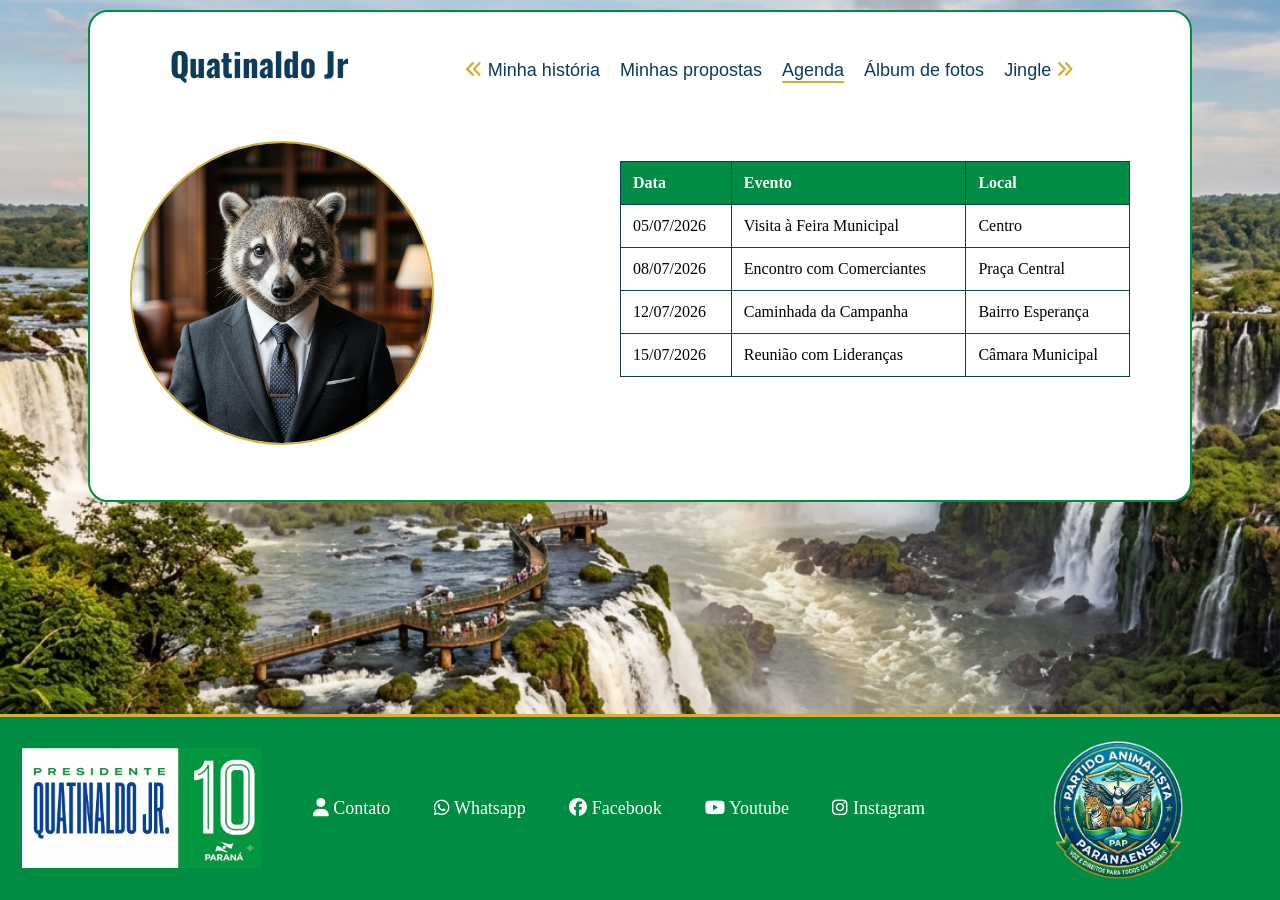
<file: agenda.html>
<!DOCTYPE html>
<html lang="pt">

<head>
    <meta charset="UTF-8">
    <meta name="viewport" content="width=device-width, initial-scale=1.0">
    <link rel="stylesheet" href="styles.css">
    <link rel="stylesheet" href="https://cdnjs.cloudflare.com/ajax/libs/font-awesome/6.5.0/css/all.min.css">
    <link rel="preconnect" href="https://fonts.googleapis.com">
    <link rel="preconnect" href="https://fonts.gstatic.com" crossorigin>
    <link
        href="https://fonts.googleapis.com/css2?family=Oswald:wght@200..700&family=Roboto+Mono:ital,wght@0,100..700;1,100..700&family=Unbounded:wght@200..900&display=swap"
        rel="stylesheet">
    <title>Agenda</title>
    <link rel="shortcut icon" href="imagens/11341462.png">

</head>
<style>
    table {
        width: 50%;
        border-collapse: collapse;
        margin-top: 20px;
        margin-left: 490px;
    }

    th,
    td {
        border: 1px solid #0B3C5D;
        padding: 12px;
        text-align: left;
    }

    th {
        background-color: #008C43;
        color: white;
    }

    tr:hover {
        background-color: rgba(212, 175, 55, 0.2);
    }
    
    footer {
        position: fixed;
    }
    
</style>

<body>
    <main class="main">
        <!-- informações do candidato -->
        <section class="infos">
            <h1>Quatinaldo Jr</h1>
        </section>
        <!-- fim informações -->

        <!-- menu da página -->
        <section>
            <nav>
                <ul>
                    <li><a href="historia.html"> <i class="fa-solid fa-angles-left"></i> Minha história</a></li>
                    <li><a href="propostas.html">Minhas propostas</a></li>
                    <li class="ativo"><a href="agenda.html">Agenda</a></li>
                    <li><a href="album.html">Álbum de fotos</a></li>
                    <li><a href="jingle.html">Jingle <i class="fa-solid fa-angles-right"></i> </a></li>
                </ul>
            </nav>
            <!-- fim menu -->
        </section>

        <!-- parte principal -->
        <section class="infoPrincipal">
            <img src="imagens/Gemini_Generated_Image_bntsbpbntsbpbnts.png" class="foto"></a>

            <table>
                <tr>
                    <th>Data</th>
                    <th>Evento</th>
                    <th>Local</th>
                </tr>

                <tr>
                    <td>05/07/2026</td>
                    <td>Visita à Feira Municipal</td>
                    <td>Centro</td>
                </tr>

                <tr>
                    <td>08/07/2026</td>
                    <td>Encontro com Comerciantes</td>
                    <td>Praça Central</td>
                </tr>

                <tr>
                    <td>12/07/2026</td>
                    <td>Caminhada da Campanha</td>
                    <td>Bairro Esperança</td>
                </tr>

                <tr>
                    <td>15/07/2026</td>
                    <td>Reunião com Lideranças</td>
                    <td>Câmara Municipal</td>
                </tr>
            </table>
            <!-- fim parte principal -->
        </section>
    </main>
    <!-- rodape -->
    <section>
        <footer>
            <img src="imagens/Gemini_Generated_Image_sv7t1usv7t1usv7t.png" class="slogan">
            <a href="contato.html" class="contato"><i class="fa-solid fa-user"></i> Contato</a>
            <a href="https://play.google.com/store/apps/details?id=com.whatsapp&hl=pt" target="_blank"
                class="whatsapp"><i class="fa-brands fa-whatsapp"></i> Whatsapp </a>
            <a href="https://www.facebook.com/login/?next=https%3A%2F%2Fwww.facebook.com%2F%3Flocale%3Des_LA"
                target="_blank" class="facebook"><i class="fa-brands fa-facebook"></i> Facebook </a>
            <a href="https://youtu.be/f8OxfzbnzCc?si=_4CNGs5Kr0-Hh-gk" target="_blank" class="youtube"><i
                    class="fa-brands fa-youtube"></i> Youtube </a>
            <a href="https://www.instagram.com/quati_oficial/" target="_blank" class="instagram"><i
                    class="fa-brands fa-instagram"></i></i> Instagram </a>
            <img src="imagens/Gemini_Generated_Image_jfjcbqjfjcbqjfjc-removebg-preview.png" height="150px"
                class="partido">

        </footer>
        <!-- fim rodape -->
    </section>
</body>

</html>
</file>
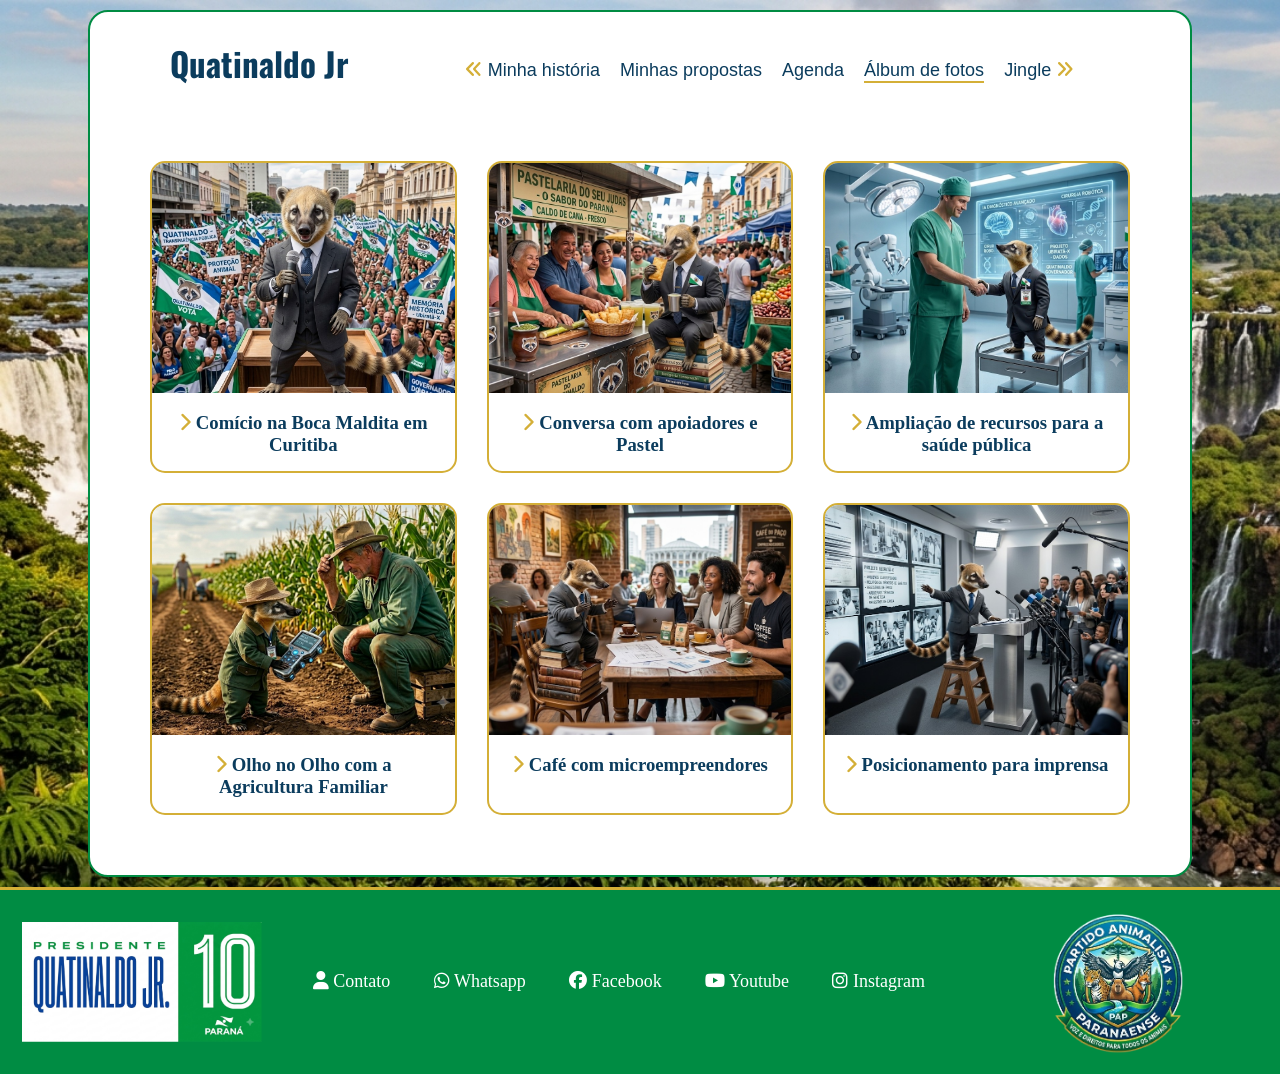
<file: album.html>
<!DOCTYPE html>
<html lang="pt">

<head>
    <meta charset="UTF-8">
    <meta name="viewport" content="width=device-width, initial-scale=1.0">
    <link rel="stylesheet" href="styles.css">
    <link rel="stylesheet" href="https://cdnjs.cloudflare.com/ajax/libs/font-awesome/6.5.0/css/all.min.css">
    <link rel="preconnect" href="https://fonts.googleapis.com">
    <link rel="preconnect" href="https://fonts.gstatic.com" crossorigin>
    <link
        href="https://fonts.googleapis.com/css2?family=Oswald:wght@200..700&family=Roboto+Mono:ital,wght@0,100..700;1,100..700&family=Unbounded:wght@200..900&display=swap"
        rel="stylesheet">
    <title>Álbum de fotos</title>
    <link rel="shortcut icon" href="imagens/11341462.png">
    <style>
        .galeria {
            display:grid;
            grid-template-columns:repeat(auto-fit,minmax(280px,1fr));
            gap:30px;
            padding:20px;
        }

        .foto-card {
            background:white;
            border:2px solid #D4AF37;
            border-radius:15px;
            overflow:hidden;
            transition:.3s;
            text-align:center;
        }

        .foto-card:hover {
            transform:scale(1.03);
        }

        .foto-card img {
            width:100%;
            height:230px;
            object-fit:cover;
        }

        .foto-card h3 {
            padding:15px;
            margin:0;
            color:#0B3C5D;
        }
    </style>
</head>

<body>
    <main class="main">
        <!-- informações do candidato -->
        <section class="infos">
            <a href="index.html"><h1>Quatinaldo Jr</h1></a>
        </section>
        <!-- fim informações -->

        <!-- menu da página -->
        <section>
            <nav>
                <ul>
                    <li><a href="historia.html"> <i class="fa-solid fa-angles-left"></i> Minha história</a></li>
                    <li><a href="propostas.html">Minhas propostas</a></li>
                    <li><a href="agenda.html">Agenda</a></li>
                    <li class="ativo"><a href="album.html">Álbum de fotos</a></li>
                    <li><a href="jingle.html">Jingle <i class="fa-solid fa-angles-right"></i> </a></li>



                </ul>
            </nav>
            <!-- fim menu -->
        </section>

        <!-- parte principal -->
       <section class="infoPrincipal">

    <section class="galeria">

        <div class="foto-card">
            <img src="imagens/WhatsApp Image 2026-07-01 at 23.54.10 (1).jpeg">

            <h3>
                <i class="fa-solid fa-chevron-right"></i>
                Comício na Boca Maldita em Curitiba
            </h3>
        </div>

        <div class="foto-card">
            <img src="imagens/WhatsApp Image 2026-07-01 at 23.54.10.jpeg">

            <h3>
                <i class="fa-solid fa-chevron-right"></i>
                Conversa com apoiadores e Pastel
            </h3>
        </div>

        <div class="foto-card">
            <img src="imagens/WhatsApp Image 2026-07-01 at 23.59.42.jpeg">

            <h3>
                <i class="fa-solid fa-chevron-right"></i>
                Ampliação de recursos para a saúde pública
            </h3>
        </div>

        <div class="foto-card">
            <img src="imagens/WhatsApp Image 2026-07-02 at 00.12.10.jpeg" alt="Meu partido">

            <h3>
                <i class="fa-solid fa-chevron-right"></i>
                Olho no Olho com a Agricultura Familiar
            </h3>
        </div>
        
        <div class="foto-card">
            <img src="imagens/WhatsApp Image 2026-07-02 at 23.36.47.jpeg">

            <h3>
                <i class="fa-solid fa-chevron-right"></i>
                Café com microempreendores
            </h3>
        </div>

        <div class="foto-card">
            <img src="imagens/WhatsApp Image 2026-07-02 at 23.30.52.jpeg">

            <h3>
                <i class="fa-solid fa-chevron-right"></i>
                Posicionamento para imprensa
            </h3>
        </div>

        

    </section>

</section>
    </main>
    <!-- rodape -->
    <section>
        <footer>
            <img src="imagens/Gemini_Generated_Image_sv7t1usv7t1usv7t.png" class="slogan">
            <a href="contato.html" class="contato"><i class="fa-solid fa-user"></i> Contato</a>
            <a href="https://play.google.com/store/apps/details?id=com.whatsapp&hl=pt" target="_blank"
                class="whatsapp"><i class="fa-brands fa-whatsapp"></i> Whatsapp </a>
            <a href="https://www.facebook.com/login/?next=https%3A%2F%2Fwww.facebook.com%2F%3Flocale%3Des_LA"
                target="_blank" class="facebook"><i class="fa-brands fa-facebook"></i> Facebook </a>
            <a href="https://youtu.be/f8OxfzbnzCc?si=_4CNGs5Kr0-Hh-gk" target="_blank" class="youtube"><i
                    class="fa-brands fa-youtube"></i> Youtube </a>
            <a href="https://www.instagram.com/quati_oficial/" target="_blank" class="instagram"><i
                    class="fa-brands fa-instagram"></i></i> Instagram </a>
            <img src="imagens/Gemini_Generated_Image_jfjcbqjfjcbqjfjc-removebg-preview.png" height="150px"
                class="partido">

        </footer>
        <!-- fim rodape -->
    </section>
</body>

</html>
</file>
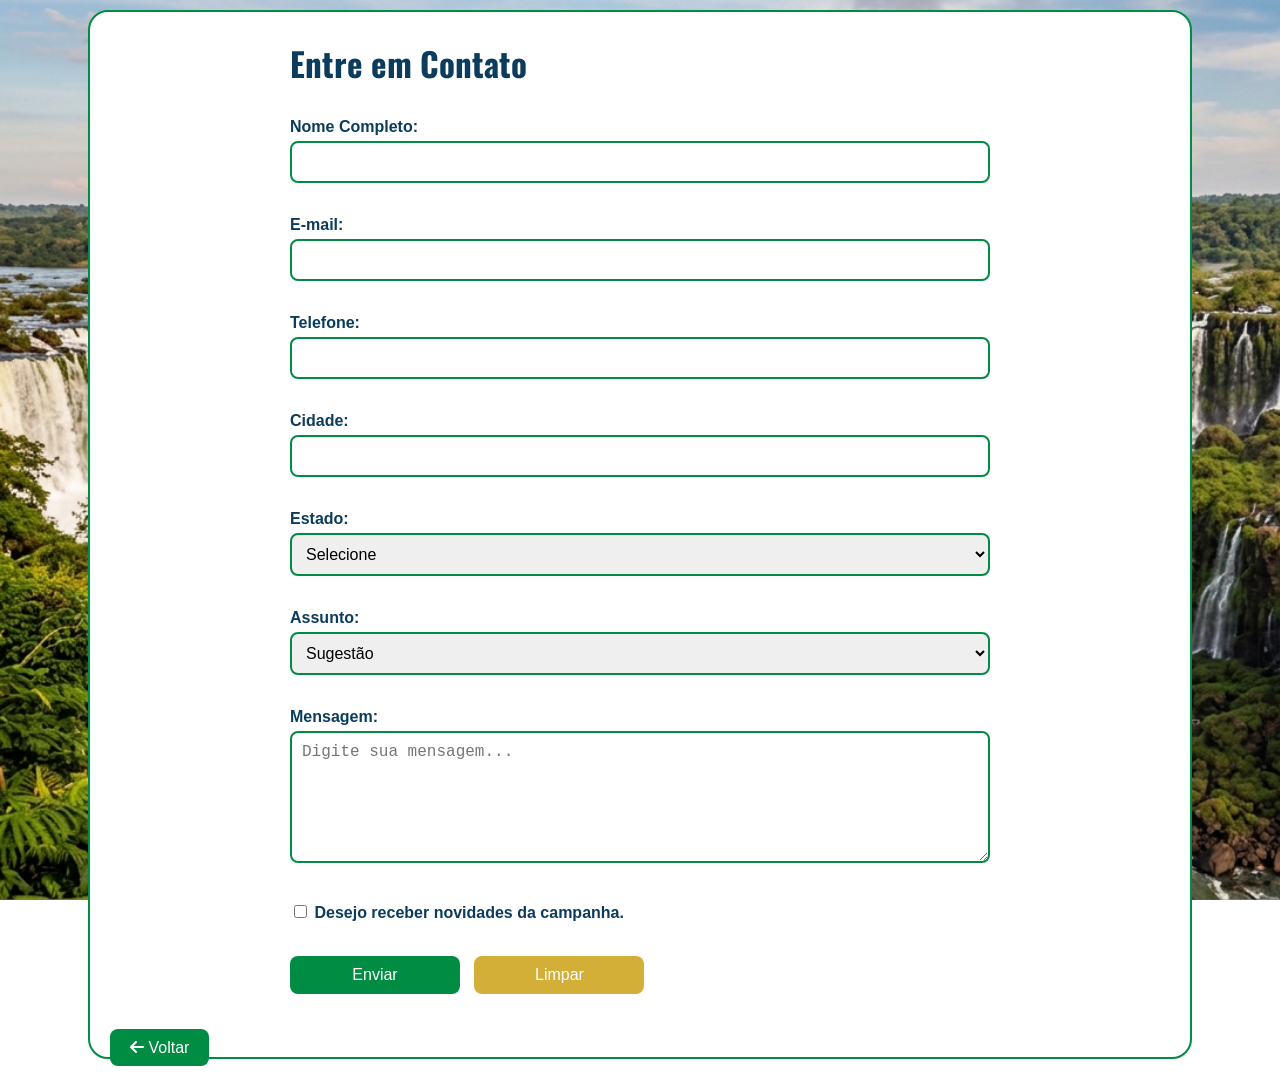
<file: contato.html>
<!DOCTYPE html>
<html lang="pt">

<head>
    <meta charset="UTF-8">
    <meta name="viewport" content="width=device-width, initial-scale=1.0">
    <link rel="stylesheet" href="styles.css">
    <link rel="stylesheet" href="https://cdnjs.cloudflare.com/ajax/libs/font-awesome/6.5.0/css/all.min.css">
    <link rel="preconnect" href="https://fonts.googleapis.com">
    <link rel="preconnect" href="https://fonts.gstatic.com" crossorigin>
    <link
        href="https://fonts.googleapis.com/css2?family=Oswald:wght@200..700&family=Roboto+Mono:ital,wght@0,100..700;1,100..700&family=Unbounded:wght@200..900&display=swap"
        rel="stylesheet">
    <title>Contato</title>
    <link rel="shortcut icon" href="imagens/11341462.png">

    <style>
        .infor {
            font-family: "Oswald", sans-serif;
            color: #194756;
            padding-left: 200px;

            font-size: 22px;
        }

        h1 {
            font-family: "Oswald", sans-serif;

        }

        form {
            width: 700px;
            margin: 30px auto;
            font-family: "Open Sans", sans-serif;
        }

        label {
            font-weight: bold;
            color: #0B3C5D;
        }

        input {
            width: 100%;
            padding: 10px;
            margin-top: 5px;
            margin-bottom: 15px;
            border: 2px solid #008C43;
            border-radius: 8px;
            font-size: 16px;
            box-sizing: border-box;
        }

        select {
            width: 100%;
            padding: 10px;
            margin-top: 5px;
            margin-bottom: 15px;
            border: 2px solid #008C43;
            border-radius: 8px;
            font-size: 16px;
            box-sizing: border-box;
        }

        textarea {
            width: 100%;
            padding: 10px;
            margin-top: 5px;
            margin-bottom: 15px;
            border: 2px solid #008C43;
            border-radius: 8px;
            font-size: 16px;
            box-sizing: border-box;
        }

        input[type="submit"] {
            width: 170px;
            background-color: #008C43;
            color: white;
            cursor: pointer;
            transition: 0.3s;
            margin-right: 10px;
            border: none;
        }

        input[type="reset"] {
            width: 170px;
            background-color: #008C43;
            color: white;
            cursor: pointer;
            transition: 0.3s;
            margin-right: 10px;
            border: none;
        }

        input[type="submit"]:hover {
            background-color: #006b34;
        }

        input[type="reset"] {
            background-color: #D4AF37;
        }

        input[type="reset"]:hover {
            background-color: #b69222;
        }

        input[type="checkbox"] {
            width: auto;
        }

        .voltar {
            background-color: #008C43;
            color: white;
            padding: 10px 20px;
            border-radius: 8px;
            font-family: "Open Sans", sans-serif;
            transition: 0.3s;
            margin: 20px;
        }

        .voltar:hover {
            background-color: #006d34;
            color: white;
        }
    </style>
</head>

<body>

    <main class="main">

        <section class="infor">
            <h1>Entre em Contato</h1>
        </section>
        <form action="#" method="post">

            <label for="nome">Nome Completo:</label><br>
            <input type="text" id="nome" name="nome" required><br><br>

            <label for="email">E-mail:</label><br>
            <input type="email" id="email" name="email" required><br><br>

            <label for="telefone">Telefone:</label><br>
            <input type="tel" id="telefone" name="telefone"><br><br>

            <label for="cidade">Cidade:</label><br>
            <input type="text" id="cidade" name="cidade"><br><br>

            <label for="estado">Estado:</label><br>
            <select id="estado" name="estado">
                <option value="">Selecione</option>
                <option>SP</option>
                <option>RJ</option>
                <option>MG</option>
                <option>PR</option>
                <option>SC</option>
                <option>RS</option>
                <option>Outro</option>
            </select><br><br>

            <label for="assunto">Assunto:</label><br>
            <select id="assunto" name="assunto">
                <option>Sugestão</option>
                <option>Reclamação</option>
                <option>Dúvida</option>
                <option>Elogio</option>
                <option>Outro</option>
            </select><br><br>

            <label for="mensagem">Mensagem:</label><br>
            <textarea id="mensagem" name="mensagem" rows="6" cols="50" placeholder="Digite sua mensagem..."
                required></textarea><br><br>

            <input type="checkbox" id="newsletter">
            <label for="newsletter">
                Desejo receber novidades da campanha.
            </label><br><br>

            <input type="submit" value="Enviar">
            <input type="reset" value="Limpar">

        </form>
        <a href="index.html" class="voltar">
            <i class="fa-solid fa-arrow-left"></i> Voltar
        </a>
    </main>

</body>

</html>
</file>
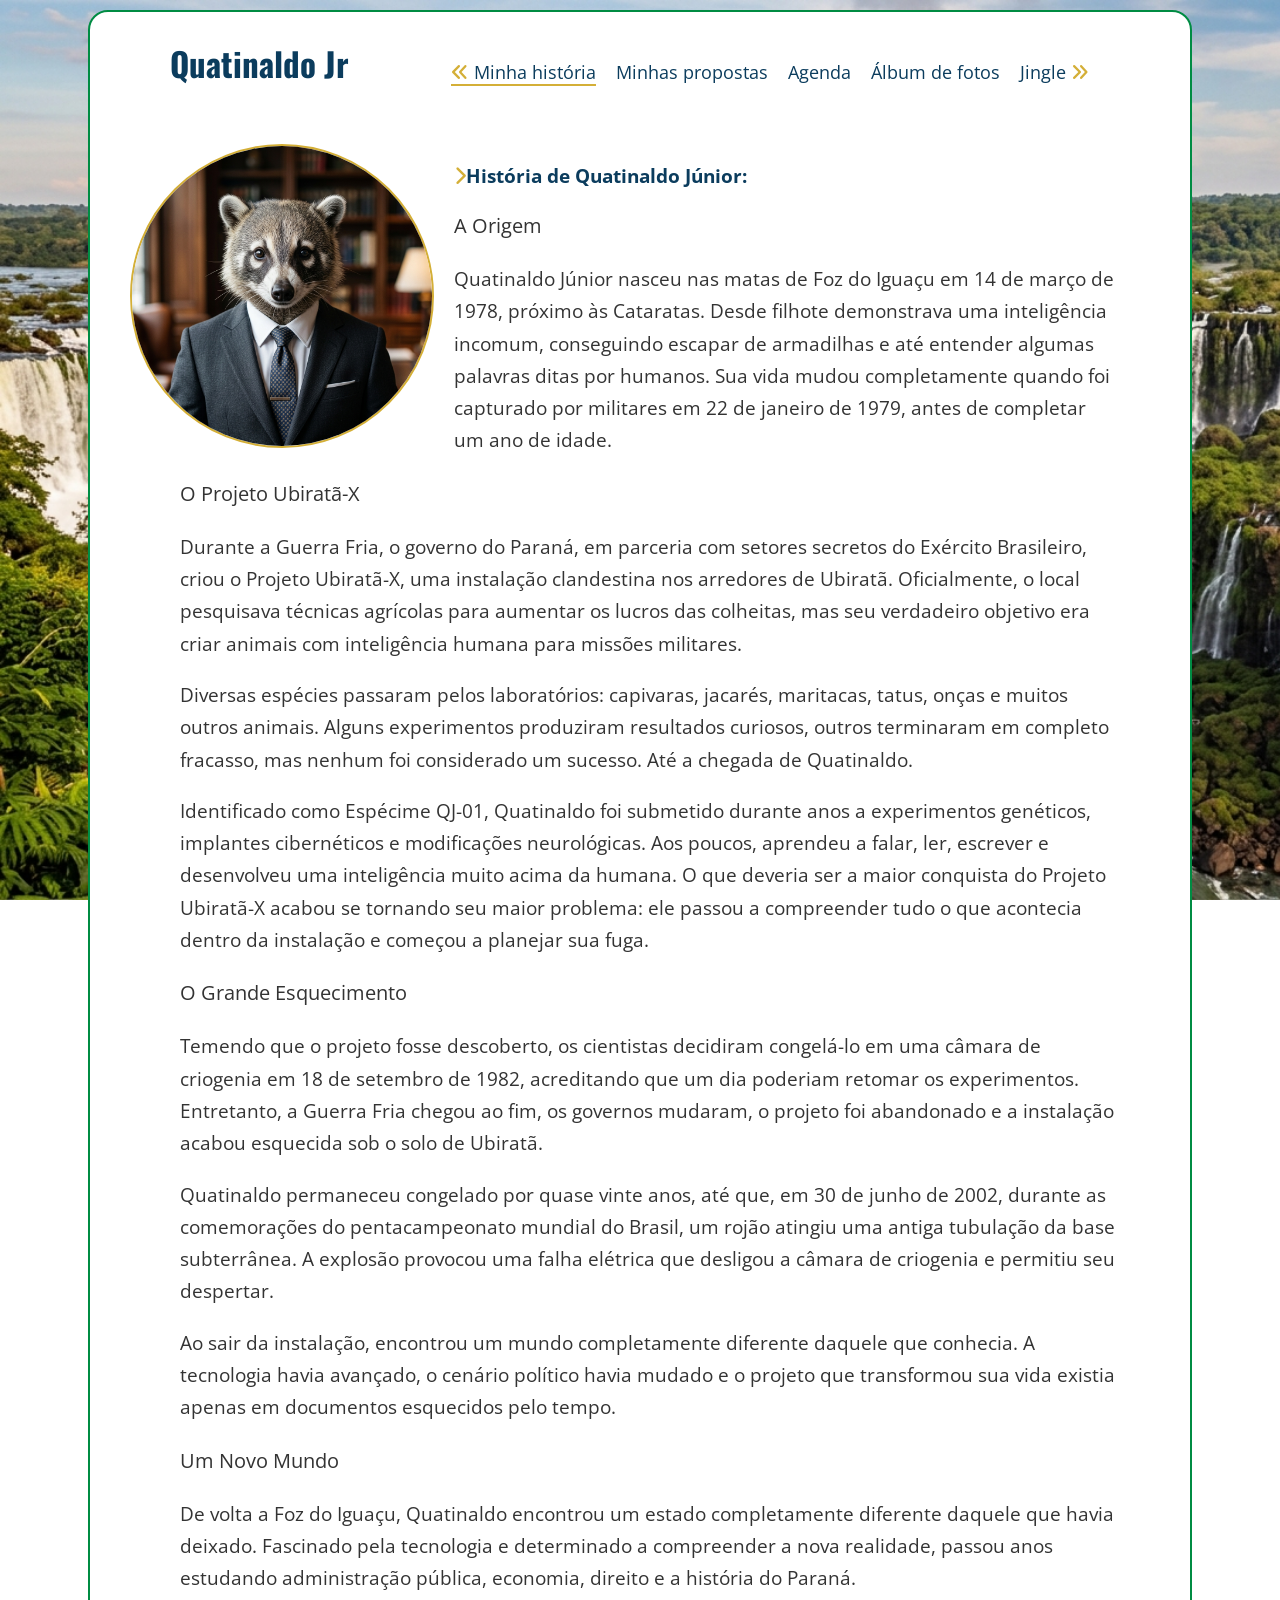
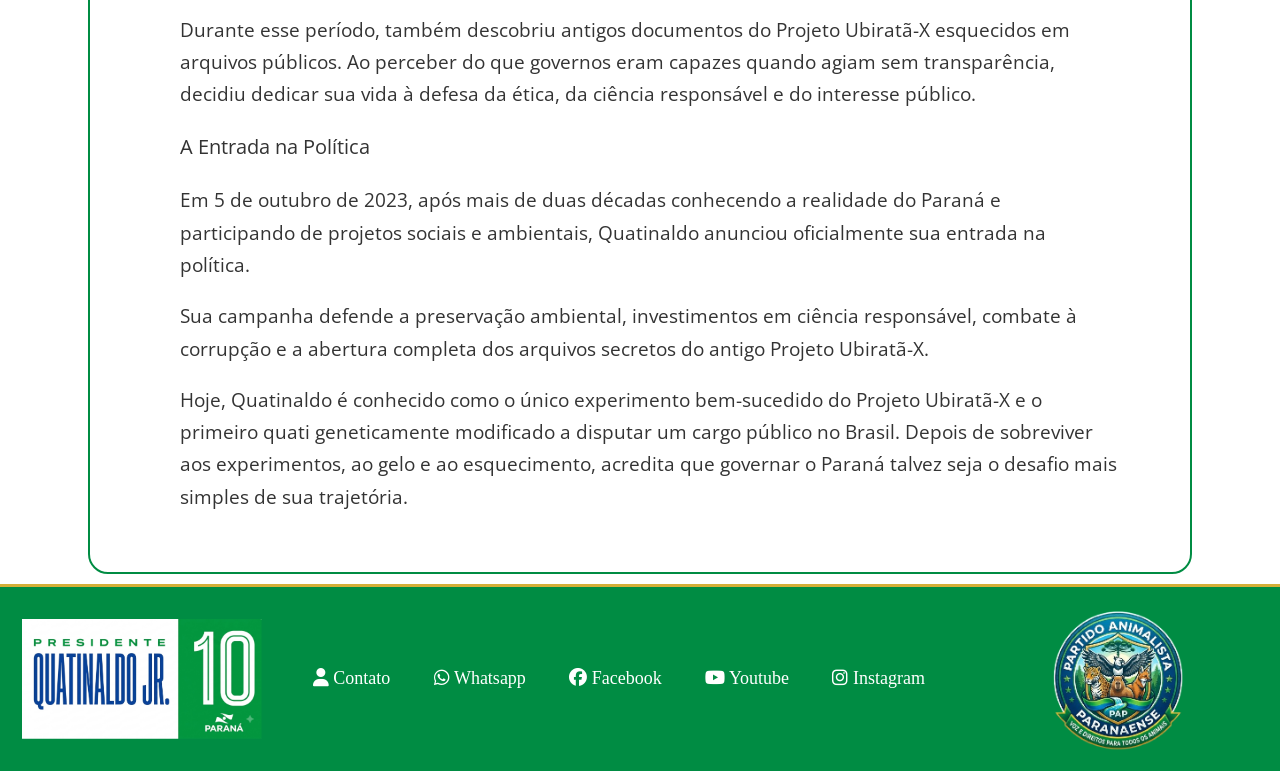
<file: historia.html>
<!DOCTYPE html>
<html lang="pt">

<head>
    <meta charset="UTF-8">
    <meta name="viewport" content="width=device-width, initial-scale=1.0">
    <link rel="stylesheet" href="styles.css">
    <link rel="stylesheet" href="https://cdnjs.cloudflare.com/ajax/libs/font-awesome/6.5.0/css/all.min.css">
    <link rel="preconnect" href="https://fonts.googleapis.com">
    <link rel="preconnect" href="https://fonts.gstatic.com" crossorigin>
    <link href="https://fonts.googleapis.com/css2?family=Oswald:wght@200..700&family=Open+Sans:wght@300..800&display=swap"
        rel="stylesheet">
    <title>História do Quatinaldo</title>
    <link rel="shortcut icon" href="imagens/11341462.png">

    <style>
        .partes-historia {
            font-size: 20px;
            line-height: 1.7;
            color: #333333;
            font-family: "Open Sans", sans-serif;
            margin-left: 50px;
            margin-right: 30px;
        }
    </style>

</head>

<body>
    <main class="main">
        <!-- informações do candidato -->
        <section class="infos">
            <h1>Quatinaldo Jr</h1>
        </section> <!-- fim informações -->

        <nav> <!-- menu da página -->
            <ul>
                <li class="ativo"><a href="historia.html"> <i class="fa-solid fa-angles-left"></i> Minha história</a>
                </li>
                <li><a href="propostas.html">Minhas propostas</a></li>
                <li><a href="agenda.html">Agenda</a></li>
                <li><a href="album.html">Álbum de fotos</a></li>
                <li><a href="jingle.html">Jingle <i class="fa-solid fa-angles-right"></i> </a></li>
            </ul>
        </nav> <!-- fim menu -->

        <!-- parte principal -->
        <section class="infoPrincipal">
            <a href="index.html"><img src="imagens/Gemini_Generated_Image_bntsbpbntsbpbnts.png" class="foto"></a>

            <h3 class="pp"> <i class="fa-solid fa-chevron-right"></i>História de Quatinaldo Júnior: </h3>

            <p class="partes-historia">A Origem</p>

            <p class="p">
                Quatinaldo Júnior nasceu nas matas de Foz do Iguaçu em 14 de março de 1978,
                próximo às Cataratas. Desde filhote demonstrava uma inteligência incomum, conseguindo
                escapar de armadilhas e até entender algumas palavras ditas por humanos. Sua vida mudou
                completamente quando foi capturado por militares em 22 de janeiro de 1979,
                antes de completar um ano de idade.
            </p>
            <p class="partes-historia">O Projeto Ubiratã-X</p>

            <p class="p">
                Durante a Guerra Fria, o governo do Paraná, em parceria com setores secretos do Exército
                Brasileiro, criou o Projeto Ubiratã-X, uma instalação clandestina nos
                arredores de Ubiratã. Oficialmente, o local pesquisava técnicas agrícolas para aumentar os
                lucros das colheitas, mas seu verdadeiro objetivo era criar animais com inteligência humana
                para missões militares.
            </p>

            <p class="p">
                Diversas espécies passaram pelos laboratórios: capivaras, jacarés, maritacas, tatus,
                onças e muitos outros animais. Alguns experimentos produziram resultados curiosos, outros
                terminaram em completo fracasso, mas nenhum foi considerado um sucesso. Até a chegada de
                Quatinaldo.
            </p>

            <p class="p">
                Identificado como Espécime QJ-01, Quatinaldo foi submetido durante anos a
                experimentos genéticos, implantes cibernéticos e modificações neurológicas. Aos poucos,
                aprendeu a falar, ler, escrever e desenvolveu uma inteligência muito acima da humana. O
                que deveria ser a maior conquista do Projeto Ubiratã-X acabou se tornando seu maior
                problema: ele passou a compreender tudo o que acontecia dentro da instalação e começou a
                planejar sua fuga.
            </p>

            <p class="partes-historia">O Grande Esquecimento</p>

            <p class="p">
                Temendo que o projeto fosse descoberto, os cientistas decidiram congelá-lo em uma câmara
                de criogenia em 18 de setembro de 1982, acreditando que um dia poderiam
                retomar os experimentos. Entretanto, a Guerra Fria chegou ao fim, os governos mudaram, o
                projeto foi abandonado e a instalação acabou esquecida sob o solo de Ubiratã.
            </p>

            <p class="p">
                Quatinaldo permaneceu congelado por quase vinte anos, até que, em
                30 de junho de 2002, durante as comemorações do pentacampeonato mundial do
                Brasil, um rojão atingiu uma antiga tubulação da base subterrânea. A explosão provocou uma
                falha elétrica que desligou a câmara de criogenia e permitiu seu despertar.
            </p>

            <p class="p">
                Ao sair da instalação, encontrou um mundo completamente diferente daquele que conhecia. A
                tecnologia havia avançado, o cenário político havia mudado e o projeto que transformou sua
                vida existia apenas em documentos esquecidos pelo tempo.
            </p>

            <p class="partes-historia">Um Novo Mundo</p>

            <p class="p">
                De volta a Foz do Iguaçu, Quatinaldo encontrou um estado completamente diferente daquele
                que havia deixado. Fascinado pela tecnologia e determinado a compreender a nova realidade,
                passou anos estudando administração pública, economia, direito e a história do Paraná.
            </p>

            <p class="p">
                Durante esse período, também descobriu antigos documentos do Projeto Ubiratã-X esquecidos
                em arquivos públicos. Ao perceber do que governos eram capazes quando agiam sem
                transparência, decidiu dedicar sua vida à defesa da ética, da ciência responsável e do
                interesse público.
            </p>

            <p class="partes-historia">A Entrada na Política</p>

            <p class="p">
                Em 5 de outubro de 2023, após mais de duas décadas conhecendo a realidade
                do Paraná e participando de projetos sociais e ambientais, Quatinaldo anunciou oficialmente
                sua entrada na política.
            </p>

            <p class="p">
                Sua campanha defende a preservação ambiental, investimentos em ciência responsável,
                combate à corrupção e a abertura completa dos arquivos secretos do antigo Projeto
                Ubiratã-X.
            </p>

            <p class="p">
                Hoje, Quatinaldo é conhecido como o único experimento bem-sucedido do Projeto Ubiratã-X e
                o primeiro quati geneticamente modificado a disputar um cargo público no Brasil. Depois de
                sobreviver aos experimentos, ao gelo e ao esquecimento, acredita que governar o Paraná
                talvez seja o desafio mais simples de sua trajetória.
            </p>
            <!-- fim parte principal -->
        </section>
    </main>
    <!-- rodape -->
    <section>
        <footer>
            <img src="imagens/Gemini_Generated_Image_sv7t1usv7t1usv7t.png" class="slogan">
            <a href="contato.html" class="contato"><i class="fa-solid fa-user"></i> Contato</a>
            <a href="https://play.google.com/store/apps/details?id=com.whatsapp&hl=pt" target="_blank"
                class="whatsapp"><i class="fa-brands fa-whatsapp"></i> Whatsapp </a>
            <a href="https://www.facebook.com/login/?next=https%3A%2F%2Fwww.facebook.com%2F%3Flocale%3Des_LA"
                target="_blank" class="facebook"><i class="fa-brands fa-facebook"></i> Facebook </a>
            <a href="https://youtu.be/f8OxfzbnzCc?si=_4CNGs5Kr0-Hh-gk" target="_blank" class="youtube"><i
                    class="fa-brands fa-youtube"></i> Youtube </a>
            <a href="https://www.instagram.com/quati_oficial/" target="_blank" class="instagram"><i
                    class="fa-brands fa-instagram"></i></i> Instagram </a>
            <img src="imagens/Gemini_Generated_Image_jfjcbqjfjcbqjfjc-removebg-preview.png" height="150px"
                class="partido">

        </footer>
        <!-- fim rodape -->
    </section>
</body>

</html>
</file>
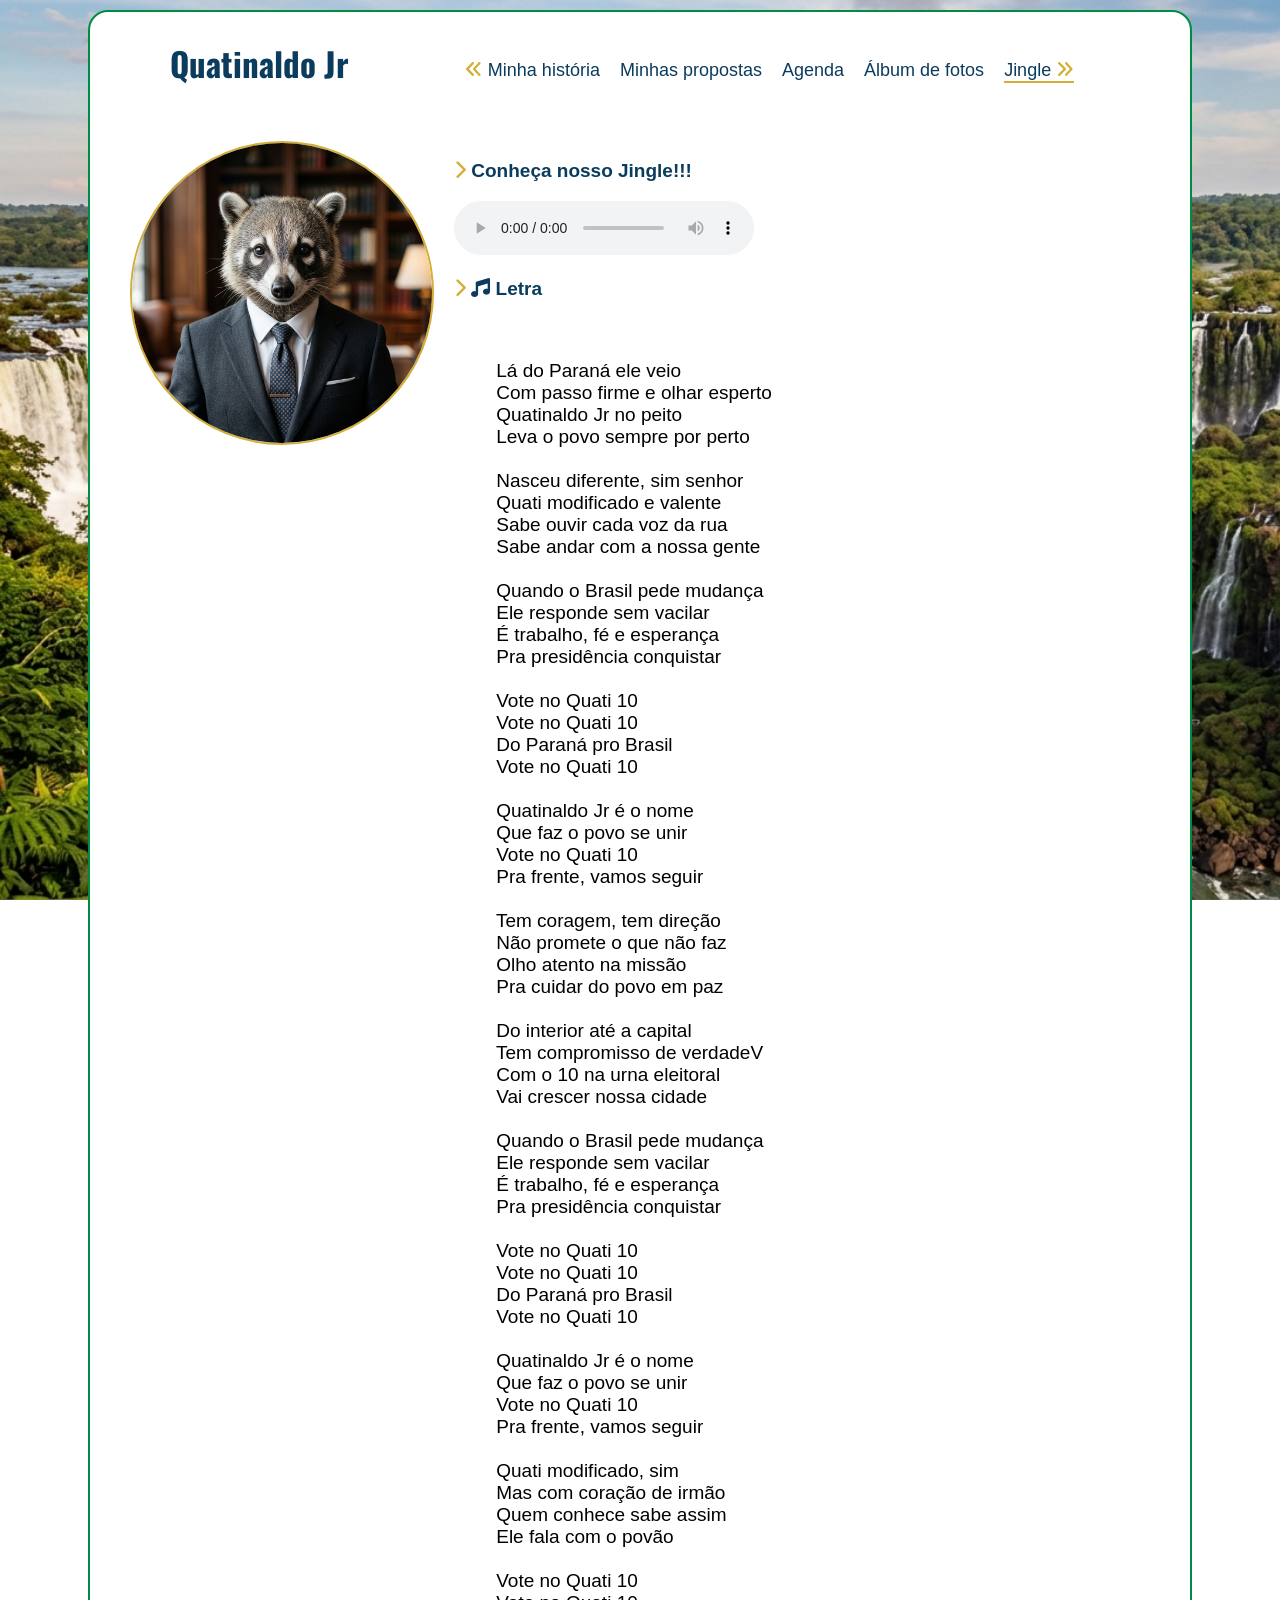
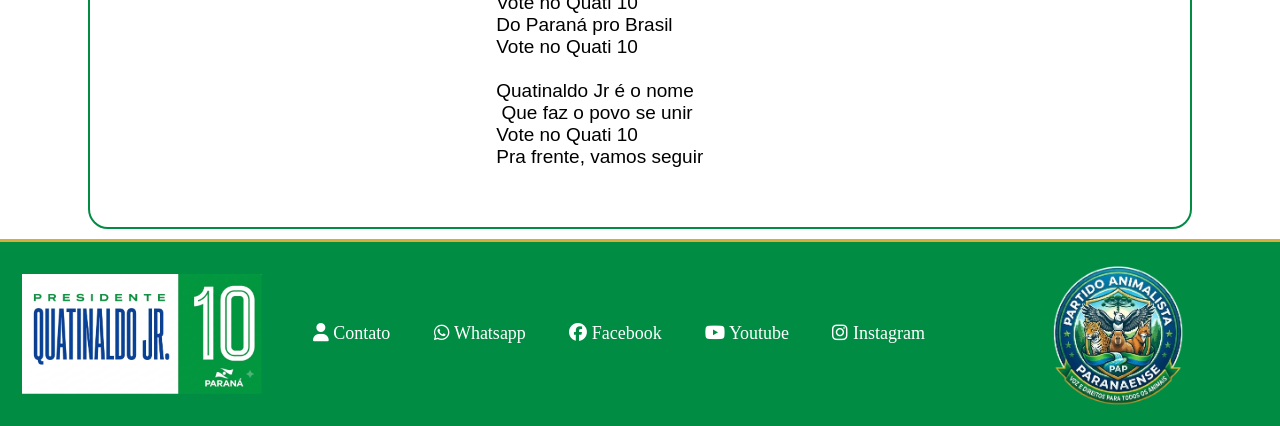
<file: jingle.html>
<!DOCTYPE html>
<html lang="pt">

<head>
    <meta charset="UTF-8">
    <meta name="viewport" content="width=device-width, initial-scale=1.0">
    <link rel="stylesheet" href="styles.css">
    <link rel="stylesheet" href="https://cdnjs.cloudflare.com/ajax/libs/font-awesome/6.5.0/css/all.min.css">
    <link rel="preconnect" href="https://fonts.googleapis.com">
    <link rel="preconnect" href="https://fonts.gstatic.com" crossorigin>
    <link
        href="https://fonts.googleapis.com/css2?family=Oswald:wght@200..700&family=Roboto+Mono:ital,wght@0,100..700;1,100..700&family=Unbounded:wght@200..900&display=swap"
        rel="stylesheet">
    <title>Jingle</title>
    <link rel="shortcut icon" href="imagens/11341462.png">
    <style>
        .pp {
            white-space: nowrap;
        }   

        pre, code {
            font-size: 19px;
            float: left;
            font-family: "Open Sans", sans-serif;
        }
    </style>
</head>

<body>
    <main class="main">
        <!-- informações do candidato -->
        <section class="infos">
            <h1>Quatinaldo Jr</h1>
        </section>
        <!-- fim informações -->

        <!-- menu da página -->
        <section>
            <nav>
                <ul>
                    <li><a href="historia.html"> <i class="fa-solid fa-angles-left"></i> Minha história</a></li>
                    <li><a href="propostas.html">Minhas propostas</a></li>
                    <li><a href="agenda.html">Agenda</a></li>
                    <li><a href="album.html">Álbum de fotos</a></li>
                    <li class="ativo"><a href="jingle.html">Jingle <i class="fa-solid fa-angles-right"></i> </a></li>
                </ul>
            </nav>
            <!-- fim menu -->
        </section>

        <!-- parte principal -->
        <section class="infoPrincipal">
            <a href="index.html"><img src="imagens/Gemini_Generated_Image_bntsbpbntsbpbnts.png" class="foto"></a>

            <h3 class="pp"> <i class="fa-solid fa-chevron-right"></i> Conheça nosso Jingle!!!</h3>
            <audio controls>
                <source src="imagens/WhatsApp Audio 2026-07-03 at 12.37.36.aac" type="audio/mpeg">

            </audio>
            <h3 class="pp"> <i class="fa-solid fa-chevron-right"></i> <i class="fa-solid fa-music"></i> Letra</h3>
                <div class="letra-musica">
        <pre><code>
        Lá do Paraná ele veio
        Com passo firme e olhar esperto
        Quatinaldo Jr no peito
        Leva o povo sempre por perto

        Nasceu diferente, sim senhor
        Quati modificado e valente
        Sabe ouvir cada voz da rua
        Sabe andar com a nossa gente

        Quando o Brasil pede mudança
        Ele responde sem vacilar
        É trabalho, fé e esperança
        Pra presidência conquistar

        Vote no Quati 10
        Vote no Quati 10
        Do Paraná pro Brasil
        Vote no Quati 10

        Quatinaldo Jr é o nome
        Que faz o povo se unir
        Vote no Quati 10
        Pra frente, vamos seguir

        Tem coragem, tem direção
        Não promete o que não faz
        Olho atento na missão
        Pra cuidar do povo em paz

        Do interior até a capital
        Tem compromisso de verdadeV
        Com o 10 na urna eleitoral
        Vai crescer nossa cidade

        Quando o Brasil pede mudança
        Ele responde sem vacilar
        É trabalho, fé e esperança
        Pra presidência conquistar

        Vote no Quati 10
        Vote no Quati 10
        Do Paraná pro Brasil
        Vote no Quati 10

        Quatinaldo Jr é o nome
        Que faz o povo se unir
        Vote no Quati 10
        Pra frente, vamos seguir

        Quati modificado, sim
        Mas com coração de irmão
        Quem conhece sabe assim
        Ele fala com o povão

        Vote no Quati 10
        Vote no Quati 10
        Do Paraná pro Brasil
        Vote no Quati 10

        Quatinaldo Jr é o nome
         Que faz o povo se unir
        Vote no Quati 10
        Pra frente, vamos seguir</code></pre>
                </div>
            <!-- fim parte principal -->
        </section>
    </main>
    <!-- rodape -->
    <section>
        <footer>
            <img src="imagens/Gemini_Generated_Image_sv7t1usv7t1usv7t.png" class="slogan">
            <a href="contato.html" class="contato"><i class="fa-solid fa-user"></i> Contato</a>
            <a href="https://play.google.com/store/apps/details?id=com.whatsapp&hl=pt" target="_blank"
                class="whatsapp"><i class="fa-brands fa-whatsapp"></i> Whatsapp </a>
            <a href="https://www.facebook.com/login/?next=https%3A%2F%2Fwww.facebook.com%2F%3Flocale%3Des_LA"
                target="_blank" class="facebook"><i class="fa-brands fa-facebook"></i> Facebook </a>
            <a href="https://youtu.be/f8OxfzbnzCc?si=_4CNGs5Kr0-Hh-gk" target="_blank" class="youtube"><i
                    class="fa-brands fa-youtube"></i> Youtube </a>
            <a href="https://www.instagram.com/quati_oficial/" target="_blank" class="instagram"><i
                    class="fa-brands fa-instagram"></i></i> Instagram </a>
            <img src="imagens/Gemini_Generated_Image_jfjcbqjfjcbqjfjc-removebg-preview.png" height="150px"
                class="partido">

        </footer>
        <!-- fim rodape -->
    </section>
</body>

</html>
</file>
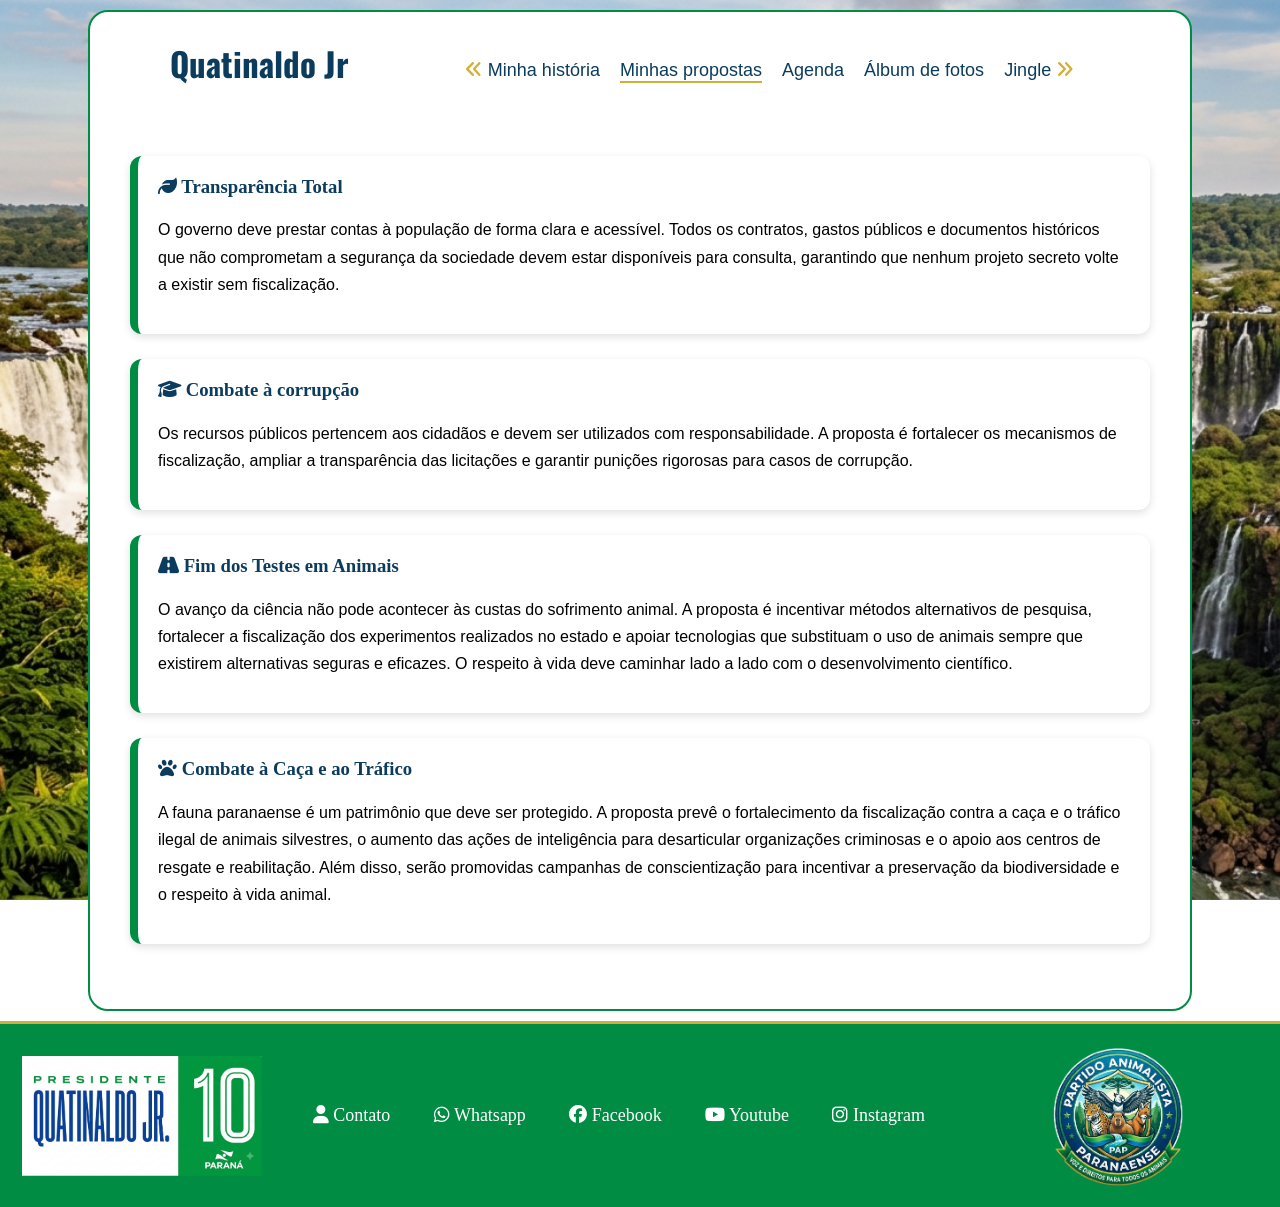
<file: propostas.html>
<!DOCTYPE html>
<html lang="pt">

<head>
    <meta charset="UTF-8">
    <meta name="viewport" content="width=device-width, initial-scale=1.0">
    <link rel="stylesheet" href="styles.css">
    <link rel="stylesheet" href="https://cdnjs.cloudflare.com/ajax/libs/font-awesome/6.5.0/css/all.min.css">
    <link rel="preconnect" href="https://fonts.googleapis.com">
    <link rel="preconnect" href="https://fonts.gstatic.com" crossorigin>
    <link
        href="https://fonts.googleapis.com/css2?family=Oswald:wght@200..700&family=Roboto+Mono:ital,wght@0,100..700;1,100..700&family=Unbounded:wght@200..900&display=swap"
        rel="stylesheet">
    <title>Minhas Propostas</title>
    <link rel="shortcut icon" href="imagens/11341462.png">

    <style>
        .infoPrincipal {
            display: flex;
            flex-direction: column;
            gap: 25px;
            padding: 40px;
        }

        .proposta {
            background: white;
            border-left: 8px solid #008C43;
            border-radius: 12px;
            padding: 20px;
            box-shadow: 0 3px 8px rgba(0, 0, 0, .12);
            transition: .3s;
        }

        .proposta:hover {
            transform: translateX(5px);
        }

        .proposta h3 {
            color: #0B3C5D;
            margin-top: 0;
        }

        .proposta p {

            font-family: "Open Sans", sans-serif;

            line-height: 1.7;
        }
    </style>
</head>

<body>
    <main class="main">
        <!-- informações do candidato -->
        <section class="infos">
            <a href="index.html">
                <h1>Quatinaldo Jr</h1>
            </a>
        </section>
        <!-- fim informações -->

        <!-- menu da página -->
        <section>
            <nav>
                <ul>
                    <li><a href="historia.html"> <i class="fa-solid fa-angles-left"></i> Minha história</a></li>
                    <li class="ativo"><a href="propostas.html">Minhas propostas</a></li>
                    <li><a href="agenda.html">Agenda</a></li>
                    <li><a href="album.html">Álbum de fotos</a></li>
                    <li><a href="jingle.html">Jingle <i class="fa-solid fa-angles-right"></i> </a></li>
                </ul>
            </nav>
            <!-- fim menu -->
        </section>

        <div style="clear: both;"></div>
        <!-- isso aqui limpa o float do menu pra q as propostaas fiquem certinho na paginha-->

        <!-- parte principal -->
        <section class="infoPrincipal">

            <div class="proposta">
                <h3>
                    <i class="fa-solid fa-leaf"></i>
                    Transparência Total
                </h3>

                <p>
                    O governo deve prestar contas à população de forma clara e acessível. Todos os contratos, gastos
                    públicos e documentos históricos que não comprometam a segurança da sociedade devem estar
                    disponíveis para consulta, garantindo que nenhum projeto secreto volte a existir sem fiscalização.
                </p>
            </div>

            <div class="proposta">
                <h3>
                    <i class="fa-solid fa-graduation-cap"></i>
                    Combate à corrupção
                </h3>

                <p>
                    Os recursos públicos pertencem aos cidadãos e devem ser utilizados com responsabilidade. A proposta
                    é fortalecer os mecanismos de fiscalização, ampliar a transparência das licitações e garantir
                    punições rigorosas para casos de corrupção.
                </p>
            </div>

            <div class="proposta">
                <h3>
                    <i class="fa-solid fa-road"></i>
                    Fim dos Testes em Animais
                </h3>

                <p>
                    O avanço da ciência não pode acontecer às custas do sofrimento animal. A proposta é incentivar
                    métodos alternativos de pesquisa, fortalecer a fiscalização dos experimentos realizados no estado e
                    apoiar tecnologias que substituam o uso de animais sempre que existirem alternativas seguras e
                    eficazes. O respeito à vida deve caminhar lado a lado com o desenvolvimento científico.
                </p>
            </div>

            <div class="proposta">
                <h3>
                    <i class="fa-solid fa-paw"></i>
                    Combate à Caça e ao Tráfico
                </h3>

                <p>
                    A fauna paranaense é um patrimônio que deve ser protegido. A proposta prevê o fortalecimento da
                    fiscalização contra a caça e o tráfico ilegal de animais silvestres, o aumento das ações de
                    inteligência para desarticular organizações criminosas e o apoio aos centros de resgate e
                    reabilitação. Além disso, serão promovidas campanhas de conscientização para incentivar a
                    preservação da biodiversidade e o respeito à vida animal.
                </p>
            </div>

        </section>
    </main>
    <!-- rodape -->
    <section>
        <footer>
            <img src="imagens/Gemini_Generated_Image_sv7t1usv7t1usv7t.png" class="slogan">
            <a href="contato.html" class="contato"><i class="fa-solid fa-user"></i> Contato</a>
            <a href="https://play.google.com/store/apps/details?id=com.whatsapp&hl=pt" target="_blank"
                class="whatsapp"><i class="fa-brands fa-whatsapp"></i> Whatsapp </a>
            <a href="https://www.facebook.com/login/?next=https%3A%2F%2Fwww.facebook.com%2F%3Flocale%3Des_LA"
                target="_blank" class="facebook"><i class="fa-brands fa-facebook"></i> Facebook </a>
            <a href="https://youtu.be/f8OxfzbnzCc?si=_4CNGs5Kr0-Hh-gk" target="_blank" class="youtube"><i
                    class="fa-brands fa-youtube"></i> Youtube </a>
            <a href="https://www.instagram.com/quati_oficial/" target="_blank" class="instagram"><i
                    class="fa-brands fa-instagram"></i></i> Instagram </a>
            <img src="imagens/Gemini_Generated_Image_jfjcbqjfjcbqjfjc-removebg-preview.png" height="150px"
                class="partido">

        </footer>
        <!-- fim rodape -->
    </section>
</body>

</html>
</file>
<file: styles.css>
.main {
    border: solid 2px #008C43;
    background-color: white;
    width: 1100px;
    margin: 10px auto;
    /* centraliza */
    /*min-height: 150vh;
    /* ocupa a tela inteira */
    border-radius: 20px;

}

nav {
    width: 100%;
}
nav ul {
    font-family: "Open Sans", sans-serif;
    gap: 20px;
    /*gap: distancia entre os itens do menu */
    padding-top: 30px;
    display: flex;
    /* display: flex: deixa os itens na vertical */
    justify-content: center;
    /* justify-content: center: alinha os itens */
    list-style: none;
    padding-left: 0px;

    color: #54736e;
    font-size: large;
}

nav a:hover {
    color: #008C43;
    border-bottom: 2px solid #D4AF37;
}

nav a {
    transition: 0.4s;
}

a {
    color: #194756;
    text-decoration: none;
}

.fotosPrincipal {
    height: 220px;
    margin-left: -50px;
}

body {
    background-size: cover;
    background-attachment: fixed;
    margin: 0;
    background-image: url(imagens/Gemini_Generated_Image_8cxcjt8cxcjt8cxc.png);
}

.foto {
    border: solid 2px #D4AF37;
    border-radius: 50%;
    height: 300px;
    width: 300px;
    object-fit: cover; /* object-fit: cover: estica a imagem pra que encaixe */
    float: left;
    margin: 0 20px 15px 0;
}

.infos {
    font-family: "Oswald", sans-serif;
    color: #194756;
    padding-left:80px;
    float: left;
    font-size: 22px;
}

.infoPrincipal {
    padding: 40px;
    padding-left: 40px;
}

.p {
    font-size: 19px;
    line-height: 1.7;
    color: #333333;
    font-family: "Open Sans", sans-serif;
    margin-left: 50px;
    margin-right: 30px;

}

.pp {

    font-size: 19px;
    color: #0B3C5D;
    font-family: "Open Sans", sans-serif;

    padding-left: 50px;
    padding-right: 280px;
}


footer {
    gap: 80px;
    text-align: center;
    /* position: fixed; */
    /* deixa ele fixo */
    bottom: 0;
    /* distancia borda inferior deixa ele colado*/
    left: 0;

    float: left;
    background-color: #008C43;
    padding: 10px 0;
    width: 100%;
    align-items: center;

    font-size: large;
    color: white;
    display: flex;


    border-top: 3px solid #D4AF37;


    display: flex;
    justify-content: space-around;
    align-items: center;
    gap: 20px;
    justify-content: space-around;


}

.slogan {
    height: 120px;
    padding-left: 10px;
    clip-path: inset(0 8px 0 0);
    /* corta a parte direita da imagem, ela ficou com uma parte branca na direita */
}

.youtube:hover {
    transform: scale(1.3);
    color: #FF0033;
}

.youtube {
    color: white;
    transition: 0.3s;
}

.whatsapp:hover {
    transform: scale(1.3);
    color: rgb(37, 211, 102);
}

.whatsapp {
    color: white;
    transition: 0.3s;
}

.facebook:hover {
    transform: scale(1.3);
    color: #1877F2;
}

.facebook {
    color: white;
    transition: 0.3s;
}

.instagram:hover {
    transform: scale(1.3);
    color: rgb(245, 96, 64);
}

.instagram {
    color: white;
    transition: 0.3s;
}

.contato:hover {
    transform: scale(1.3);
    color: #194756;
}

.contato {
    color: white;
    transition: 0.3s;
}

.fa-chevron-right {
    color: #D4AF37;
}

h1,
h2,
h3 {
    color: #0B3C5D;
}

nav a {
    color: #0B3C5D;
}

.fa-angles-right {
    color: #D4AF37;
}

.fa-angles-left {
    color: #D4AF37;

}

.partido {
    width: 300px;
    height: auto;
}

.ativo {
    border-bottom: 2px solid #D4AF37;

}
.infoPrincipal::after {
    content: "";
    display: block;
    clear: both;
}
</file>
